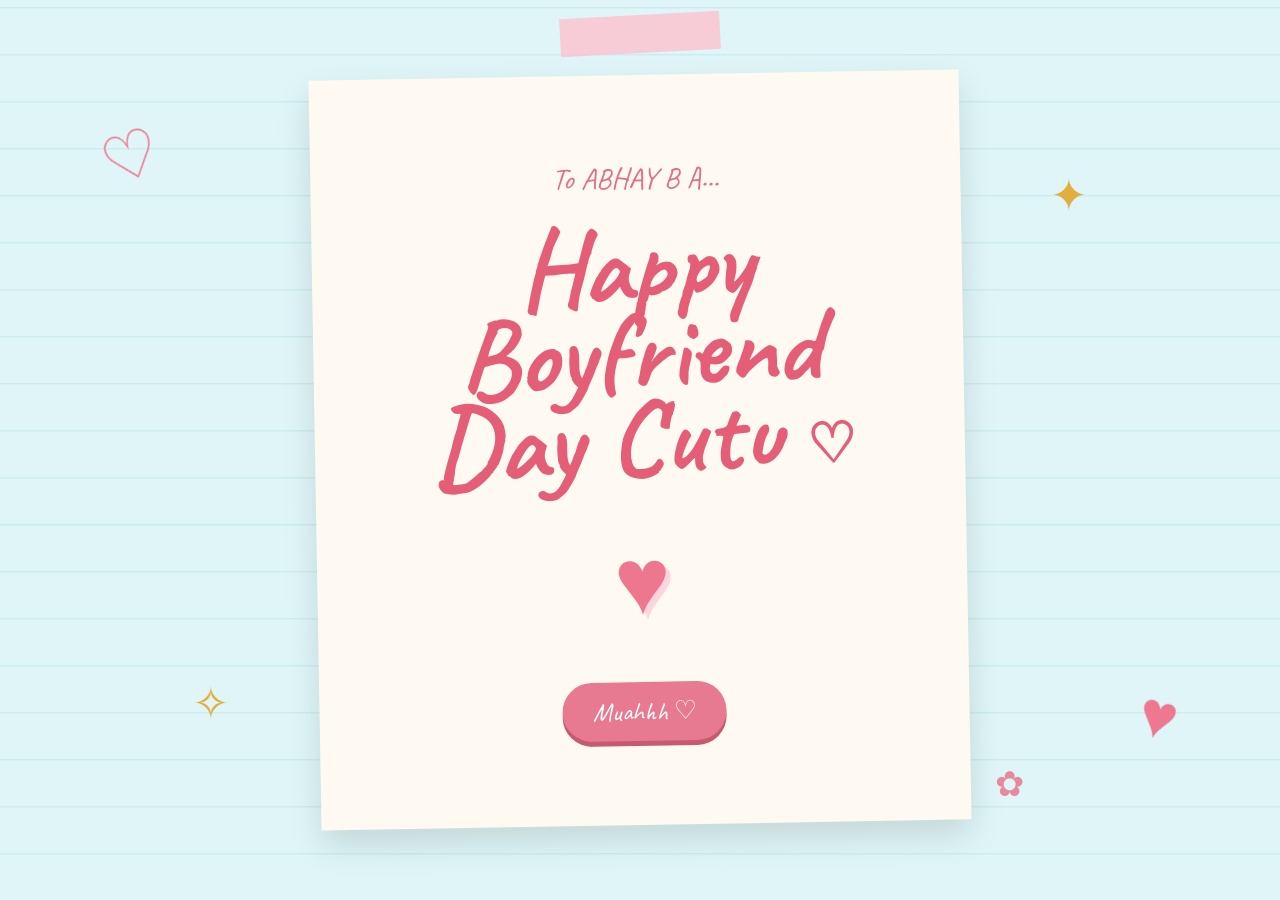
<file: index.html>
<!DOCTYPE html>
<html lang="en">

<head>

    <meta charset="UTF-8">

    <meta name="viewport" content="width=device-width, initial-scale=1.0">

    <title>Happy Boyfriend Day ❤️</title>

    <!-- Google Fonts -->
    <link rel="preconnect" href="https://fonts.googleapis.com">

    <link rel="preconnect" href="https://fonts.gstatic.com" crossorigin>

    <link
        href="https://fonts.googleapis.com/css2?family=Caveat:wght@400;500;600;700&family=Poppins:wght@400;500;600&display=swap"
        rel="stylesheet">

    <!-- CSS -->
    <link rel="stylesheet" href="style.css">

</head>


<body>


<!-- ================================================= -->
<!-- FLOATING SCRAPBOOK DECORATIONS -->
<!-- ================================================= -->

<div class="floating-decoration heart">
    ♡
</div>

<div class="floating-decoration heart heart-two">
    ♥
</div>

<div class="floating-decoration star">
    ✦
</div>

<div class="floating-decoration star star-two">
    ✧
</div>

<div class="floating-decoration flower">
    ✿
</div>



<!-- ================================================= -->
<!-- PAGE 1 — HAPPY BOYFRIEND DAY -->
<!-- ================================================= -->

<main class="opening-page">

    <div class="tape tape-top"></div>


    <div class="opening-card">


        <p class="little-heading">
            To ABHAY B A...
        </p>


        <h1>
            Happy<br>
            Boyfriend<br>
            Day Cutu
            <span>♡</span>
        </h1>


        <div class="big-heart">
            ♥
        </div>


        <button
            class="main-button"
            onclick="window.location.href='page2.html'">

            Muahhh ♡

        </button>


    </div>

</main>


</body>

</html>
</file>
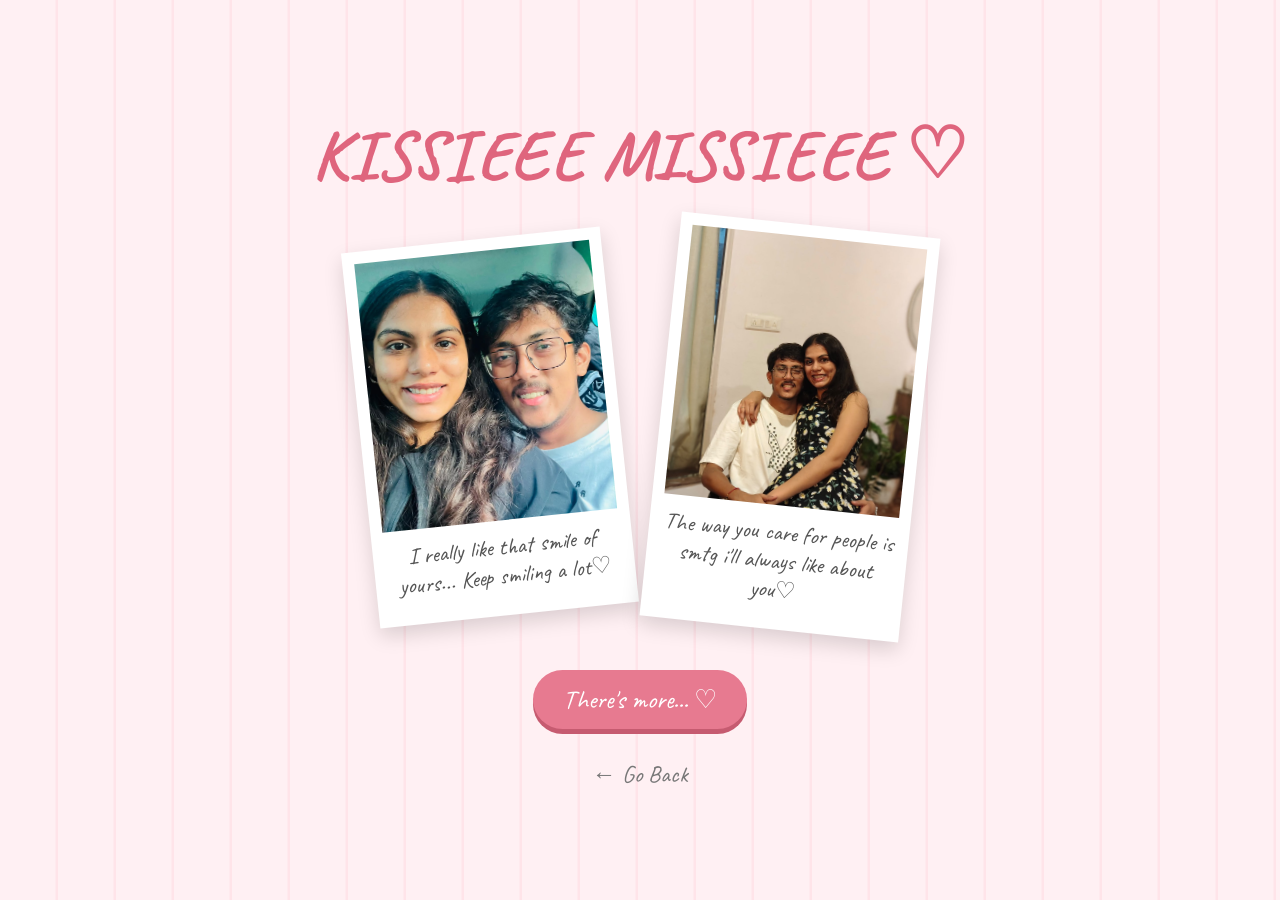
<file: page2.html>
<!DOCTYPE html>
<html lang="en">

<head>

    <meta charset="UTF-8">

    <meta name="viewport" content="width=device-width, initial-scale=1.0">

    <title>Just You & Me ❤️</title>

    <link rel="preconnect" href="https://fonts.googleapis.com">

    <link rel="preconnect" href="https://fonts.gstatic.com" crossorigin>

    <link
        href="https://fonts.googleapis.com/css2?family=Caveat:wght@400;500;600;700&family=Poppins:wght@400;500;600&display=swap"
        rel="stylesheet">

    <link rel="stylesheet" href="style.css">

</head>


<body>


<main class="page2">


    <!-- ================================================= -->
    <!-- TITLE -->
    <!-- ================================================= -->

    <div class="page2-title">

        <h1>
            KISSIEEE MISSIEEE ♡
        </h1>

    </div>



    <!-- ================================================= -->
    <!-- TWO PHOTOS -->
    <!-- ================================================= -->

    <div class="two-photo-container">


        <!-- PHOTO 1 -->

        <div class="polaroid photo-left">

            <img
                src="images/photo1.jpeg"
                alt="Our photo 1">

            <p>
                I really like that smile of yours... Keep smiling a lot♡
            </p>

        </div>



        <!-- PHOTO 2 -->

        <div class="polaroid photo-right">

            <img
                src="images/photo2.jpeg"
                alt="Our photo 2">

            <p>
                The way you care for people is smtg i'll always like about you♡
            </p>

        </div>


    </div>



    <!-- ================================================= -->
    <!-- NEXT BUTTON -->
    <!-- ================================================= -->

    <button
        class="main-button"
        onclick="window.location.href='page3.html'">

        There's more... ♡

    </button>



    <!-- ================================================= -->
    <!-- GO BACK BUTTON -->
    <!-- ================================================= -->

    <button
        class="back-button"
        onclick="window.location.href='index.html'">

        ← Go Back

    </button>


</main>


</body>

</html>
</file>
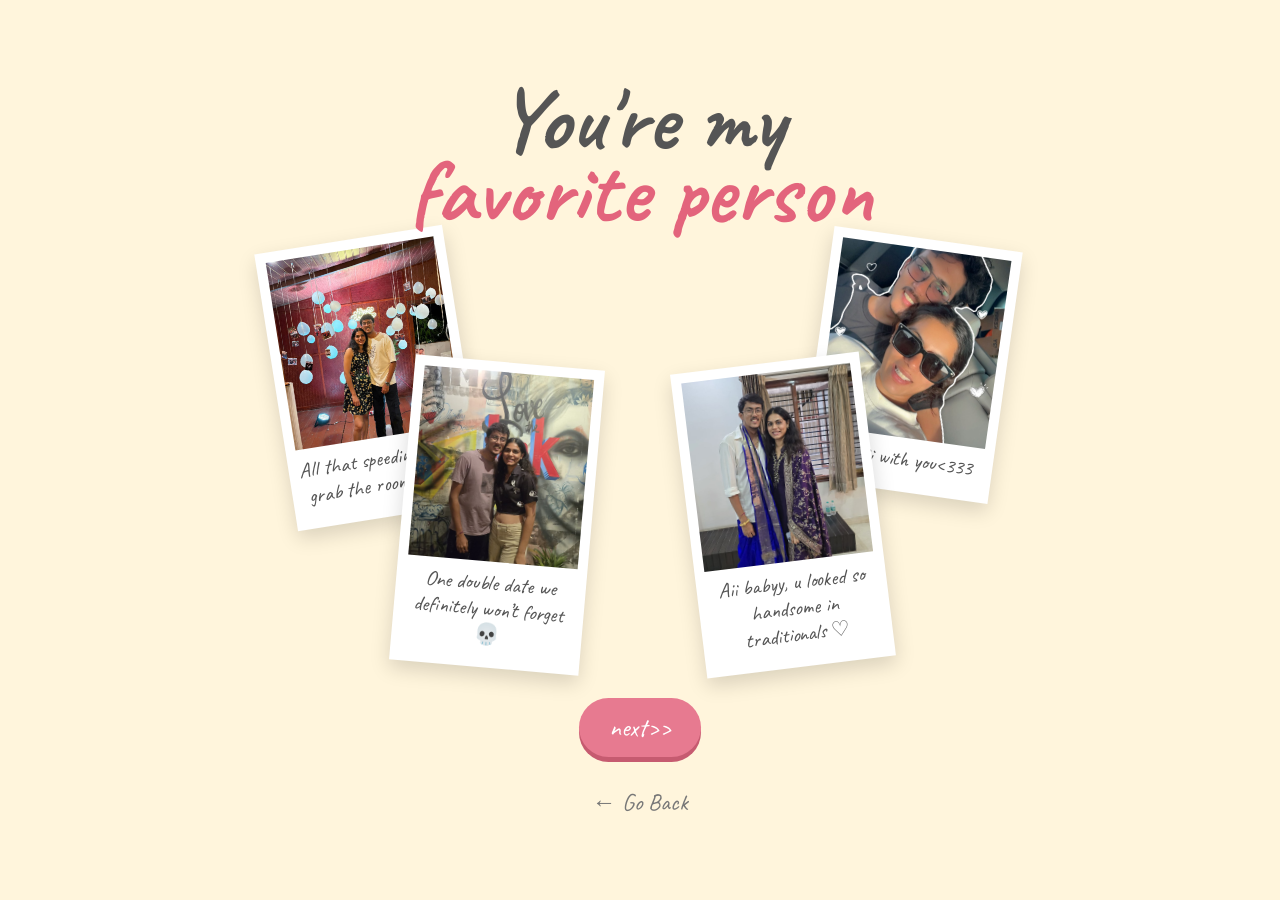
<file: page3.html>
<!DOCTYPE html>
<html lang="en">

<head>

    <meta charset="UTF-8">

    <meta name="viewport" content="width=device-width, initial-scale=1.0">

    <title>My Favorite Person ❤️</title>

    <link rel="preconnect" href="https://fonts.googleapis.com">

    <link rel="preconnect" href="https://fonts.gstatic.com" crossorigin>

    <link
        href="https://fonts.googleapis.com/css2?family=Caveat:wght@400;500;600;700&family=Poppins:wght@400;500;600&display=swap"
        rel="stylesheet">

    <link rel="stylesheet" href="style.css">

</head>


<body>


<main class="page3">


    <!-- ================================================= -->
    <!-- HEADING -->
    <!-- ================================================= -->

    <div class="favorite-heading">


        <h1>

            You're my<br>

            <span>
                favorite person
            </span>

        </h1>

    </div>



    <!-- ================================================= -->
    <!-- FOUR PHOTO COLLAGE -->
    <!-- ================================================= -->

    <div class="polaroid-collage">


        <!-- PHOTO 3 -->

        <div class="collage-photo photo-one">

            <img
                src="images/photo3.jpeg"
                alt="Photo 3">

            <p>
                All that speeding just to grab the room 😭🤌
            </p>

        </div>



        <!-- PHOTO 4 -->

        <div class="collage-photo photo-two">

            <img
                src="images/photo4.jpeg"
                alt="Photo 4">

            <p>
                Hampii with you<333
            </p>

        </div>



        <!-- PHOTO 5 -->

        <div class="collage-photo photo-three">

            <img
                src="images/photo5.jpeg"
                alt="Photo 5">

            <p>
                One double date we definitely won’t forget 💀
            </p>

        </div>



        <!-- PHOTO 6 -->

        <div class="collage-photo photo-four">

            <img
                src="images/photo6.jpeg"
                alt="Photo 6">

            <p>
                Aii babyy, u looked so handsome in traditionals ♡
            </p>

        </div>


    </div>



    <!-- ================================================= -->
    <!-- NEXT BUTTON -->
    <!-- ================================================= -->

    <button
        class="main-button"
        onclick="window.location.href='page4.html'">

        next>>

    </button>



    <!-- ================================================= -->
    <!-- GO BACK BUTTON -->
    <!-- ================================================= -->

    <button
        class="back-button"
        onclick="window.location.href='page2.html'">

        ← Go Back

    </button>


</main>


</body>

</html>
</file>
<file: style.css>
/* ================================================= */
/* BASIC RESET */
/* ================================================= */

* {
    margin: 0;
    padding: 0;
    box-sizing: border-box;
}

html,
body {
    width: 100%;
    height: 100%;
    margin: 0;
    padding: 0;
    overflow: hidden;
}

body {
    font-family: "Poppins", sans-serif;
    background: #fff5f7;
}


/* ================================================= */
/* PAGE 1 */
/* ================================================= */

.opening-page {
    width: 100%;
    height: 100vh;
    overflow: hidden;

    position: relative;

    display: flex;
    justify-content: center;
    align-items: center;

    background:
        repeating-linear-gradient(
            0deg,
            #dff5f7 0px,
            #dff5f7 45px,
            #cdecef 46px,
            #cdecef 47px
        );
}


/* ================================================= */
/* OPENING CARD */
/* ================================================= */

.opening-card {
    width: min(90%, 650px);
    height: 85vh;
    max-height: 750px;

    background: #fffaf1;

    position: relative;

    display: flex;
    flex-direction: column;
    justify-content: center;
    align-items: center;

    text-align: center;

    padding: 50px 30px;

    transform: rotate(-1deg);

    box-shadow:
        0 15px 35px rgba(0, 0, 0, 0.12);
}


/* ================================================= */
/* TAPE */
/* ================================================= */

.tape {
    position: absolute;

    width: 160px;
    height: 38px;

    background: rgba(255, 191, 204, 0.75);

    z-index: 5;
}

.tape-top {
    top: 15px;
    left: 50%;

    transform:
        translateX(-50%)
        rotate(-3deg);
}


/* ================================================= */
/* OPENING TEXT */
/* ================================================= */

.little-heading {
    font-family: "Caveat", cursive;

    color: #df7186;

    font-size: 30px;

    margin-bottom: 25px;
}


.opening-card h1 {
    font-family: "Caveat", cursive;

    font-size: clamp(65px, 10vw, 110px);

    line-height: 0.78;

    color: #e45e78;

    transform: rotate(-2deg);
}


.opening-card h1 span {
    font-size: 55px;
}


/* ================================================= */
/* BIG HEART */
/* ================================================= */

.big-heart {
    font-size: 95px;

    color: #ee7790;

    margin-top: 30px;

    animation: heartbeat 1.5s infinite;

    text-shadow:
        5px 5px 0 #ffd4dc;
}


@keyframes heartbeat {

    0% {
        transform: scale(1);
    }

    50% {
        transform: scale(1.12);
    }

    100% {
        transform: scale(1);
    }
}


/* ================================================= */
/* MAIN BUTTON */
/* ================================================= */

.main-button {
    border: none;

    background: #e77a90;

    color: white;

    padding: 13px 30px;

    border-radius: 40px;

    font-family: "Caveat", cursive;

    font-size: 26px;

    margin-top: 30px;

    cursor: pointer;

    box-shadow:
        0 5px 0 #c65b70;

    transition: 0.2s;
}


.main-button:hover {
    transform: translateY(-3px);

    box-shadow:
        0 8px 0 #c65b70;
}


/* ================================================= */
/* FLOATING DECORATIONS */
/* ================================================= */

.floating-decoration {
    position: fixed;

    z-index: 10;

    pointer-events: none;
}


.heart {
    top: 12%;
    left: 8%;

    font-size: 65px;

    color: #ee7890;

    transform: rotate(-20deg);
}


.heart-two {
    top: auto;
    left: auto;

    bottom: 15%;
    right: 8%;

    transform: rotate(15deg);
}


.star {
    top: 18%;
    right: 15%;

    font-size: 45px;

    color: #e4ae3e;
}


.star-two {
    top: auto;
    right: auto;

    bottom: 18%;
    left: 15%;
}


.flower {
    bottom: 10%;
    right: 20%;

    font-size: 35px;

    color: #e78a9d;
}


/* ================================================= */
/* PAGE 2 */
/* ================================================= */

.page2 {
    width: 100%;
    height: 100vh;

    overflow: hidden;

    position: relative;

    display: flex;

    flex-direction: column;

    justify-content: center;

    align-items: center;

    padding: 30px 20px;

    background:
        repeating-linear-gradient(
            90deg,
            #fff0f3 0px,
            #fff0f3 55px,
            #ffe4e9 56px,
            #ffe4e9 58px
        );
}


/* ================================================= */
/* PAGE 2 TITLE */
/* ================================================= */

.page2-title {
    text-align: center;

    margin-bottom: 25px;
}


.page2-title p {
    font-size: 13px;

    letter-spacing: 4px;

    color: #999;
}


.page2-title h1 {
    font-family: "Caveat", cursive;

    font-size: 70px;

    color: #df657d;
}


/* ================================================= */
/* TWO PHOTO CONTAINER */
/* ================================================= */

.page2 .two-photo-container {
    display: flex;

    justify-content: center;

    align-items: center;

    gap: 40px;

    margin-bottom: 10px;
}


/* ================================================= */
/* POLAROID */
/* ================================================= */

.polaroid {
    background: white;

    padding: 12px 12px 25px;

    width: 260px;

    box-shadow:
        0 8px 20px rgba(0, 0, 0, 0.15);

    text-align: center;
}


.polaroid img {
    width: 100%;

    height: 270px;

    object-fit: cover;

    display: block;
}


.polaroid p {
    font-family: "Caveat", cursive;

    font-size: 23px;

    margin-top: 12px;

    color: #555;
}


.photo-left {
    transform: rotate(-6deg);
}


.photo-right {
    transform: rotate(6deg);
}


/* ================================================= */
/* PAGE 3 */
/* ================================================= */

.page3 {
    width: 100%;
    height: 100vh;

    overflow: hidden;

    position: relative;

    display: flex;

    flex-direction: column;

    justify-content: center;

    align-items: center;

    padding: 20px;

    background: #fff5dc;
}


/* ================================================= */
/* PAGE 3 HEADING */
/* ================================================= */

.favorite-heading {
    text-align: center;

    z-index: 5;

    margin-bottom: 5px;
}


.favorite-heading p {
    font-family: "Caveat", cursive;

    font-size: 28px;

    color: #777;
}


.favorite-heading h1 {
    font-family: "Caveat", cursive;

    font-size: clamp(55px, 8vw, 90px);

    line-height: 0.8;

    color: #555;
}


.favorite-heading h1 span {
    color: #e3647c;
}


/* ================================================= */
/* FOUR PHOTO COLLAGE */
/* ================================================= */

.polaroid-collage {
    width: min(850px, 90%);

    height: 430px;

    position: relative;

    margin-top: 5px;
}


.collage-photo {
    position: absolute;

    width: 190px;

    background: white;

    padding: 10px 10px 20px;

    box-shadow:
        0 8px 20px rgba(0, 0, 0, 0.15);

    text-align: center;
}


.collage-photo img {
    width: 100%;

    height: 190px;

    object-fit: cover;

    display: block;
}


.collage-photo p {
    font-family: "Caveat", cursive;

    font-size: 21px;

    margin-top: 8px;

    color: #555;
}


.photo-one {
    top: 0;

    left: 7%;

    transform: rotate(-9deg);
}


.photo-two {
    top: 0;

    right: 7%;

    transform: rotate(8deg);
}


.photo-three {
    bottom: 0;

    left: 22%;

    transform: rotate(5deg);
}


.photo-four {
    bottom: 0;

    right: 22%;

    transform: rotate(-7deg);
}


/* ================================================= */
/* PAGE 4 — GIFTS */
/* ================================================= */

.page4 {
    width: 100%;
    height: 100vh;

    overflow: hidden;

    position: relative;

    display: flex;

    flex-direction: column;

    justify-content: center;

    align-items: center;

    padding: 30px 20px;

    background:
        repeating-linear-gradient(
            0deg,
            #e9f6f5 0px,
            #e9f6f5 50px,
            #dff0ee 51px,
            #dff0ee 52px
        );
}


/* ================================================= */
/* GIFT HEADING */
/* ================================================= */

.gift-heading {
    text-align: center;

    margin-bottom: 35px;
}


.gift-heading p {
    font-family: "Caveat", cursive;

    font-size: 28px;

    color: #777;
}


.gift-heading h1 {
    font-family: "Caveat", cursive;

    font-size: 70px;

    color: #e1667f;
}


.gift-heading span {
    color: #777;

    font-size: 14px;
}


/* ================================================= */
/* GIFT BOXES */
/* ================================================= */

.gift-container {
    display: grid;

    grid-template-columns:
        repeat(4, 1fr);

    gap: 25px;

    width: min(900px, 95%);
}


.gift-box {
    border: none;

    background: #fff;

    min-height: 190px;

    border-radius: 15px;

    box-shadow:
        0 8px 20px rgba(0, 0, 0, 0.12);

    cursor: pointer;

    display: flex;

    flex-direction: column;

    align-items: center;

    justify-content: center;

    gap: 10px;

    font-family: "Caveat", cursive;

    font-size: 25px;

    color: #555;

    transition: 0.3s;
}


.gift-box:hover {
    transform:
        translateY(-10px)
        rotate(-2deg);
}


.gift-emoji {
    font-size: 70px;
}


.gift-ribbon {
    font-size: 25px;
}


/* ================================================= */
/* GIFT POPUP */
/* ================================================= */

.gift-popup {
    position: fixed;

    inset: 0;

    background:
        rgba(50, 30, 40, 0.55);

    z-index: 100;

    display: none;

    justify-content: center;

    align-items: center;

    padding: 20px;
}


.gift-popup.active {
    display: flex;

    animation:
        popupBackground 0.3s ease;
}


@keyframes popupBackground {
    from {
        opacity: 0;
    }

    to {
        opacity: 1;
    }
}


/* ================================================= */
/* POPUP CONTENT */
/* ================================================= */

.popup-content {
    background: #fffaf2;

    width: min(700px, 95%);

    max-height: 90vh;

    overflow-y: auto;

    border-radius: 10px;

    padding: 60px 40px 40px;

    text-align: center;

    position: relative;

    box-shadow:
        0 20px 50px rgba(0, 0, 0, 0.2);

    animation:
        popupOpen 0.4s ease;
}


@keyframes popupOpen {
    from {
        transform:
            scale(0.7)
            rotate(-5deg);
    }

    to {
        transform:
            scale(1)
            rotate(0);
    }
}


/* ================================================= */
/* CLOSE BUTTON */
/* ================================================= */

.close-button {
    position: absolute;

    top: 15px;

    right: 20px;

    border: none;

    background: none;

    font-size: 40px;

    color: #777;

    cursor: pointer;
}


/* ================================================= */
/* GIFT CONTENT */
/* ================================================= */

.gift-content {
    display: none;
}


.gift-content.active {
    display: block;
}


.gift-content h2 {
    font-family: "Caveat", cursive;

    font-size: 65px;

    color: #e3647d;

    margin-bottom: 20px;
}


.popup-big-text {
    font-family: "Caveat", cursive;

    font-size: 32px;

    line-height: 1.2;

    color: #555;
}


.gift-content p {
    font-size: 17px;

    line-height: 1.7;

    color: #555;
}


/* ================================================= */
/* GIFT 1 */
/* ================================================= */

.popup-decoration {
    font-size: 70px;

    color: #ef7890;
}


.gift-photo {
    width: 230px;

    margin: 25px auto;

    background: white;

    padding: 10px 10px 20px;

    transform: rotate(3deg);

    box-shadow:
        0 7px 20px rgba(0, 0, 0, 0.15);
}


.gift-photo img {
    width: 100%;

    height: 250px;

    object-fit: cover;

    display: block;
}


.straws {
    display: flex;

    justify-content: center;

    gap: 25px;

    margin: 30px 0;
}


.straws span {
    font-size: 50px;

    color: #e77b91;
}


/* ================================================= */
/* GIFT 2 — MUSIC MEMORY */
/* ================================================= */

.music-memory-photo {
    width: 260px;
    height: 260px;

    margin: 20px auto;

    padding: 8px;

    background: white;

    box-shadow:
        0 8px 20px rgba(0, 0, 0, 0.12);

    transform: rotate(-2deg);
}


.music-memory-photo img {
    width: 100%;
    height: 100%;

    object-fit: cover;

    display: block;
}


/* ================================================= */
/* VINYL */
/* ================================================= */

.gift-content .vinyl {
    width: 110px;
    height: 110px;

    margin: 20px auto;

    border-radius: 50%;

    background:
        repeating-radial-gradient(
            circle,
            #222 0px,
            #222 3px,
            #333 4px,
            #222 6px
        );

    display: flex;

    align-items: center;

    justify-content: center;

    animation:
        spin 5s linear infinite;
}


.gift-content .vinyl-center {
    width: 35px;
    height: 35px;

    border-radius: 50%;

    background: #e1667f;

    display: flex;

    align-items: center;

    justify-content: center;

    color: white;

    font-size: 18px;
}


/* ================================================= */
/* MUSIC COVERS + QR */
/* ================================================= */

.music-covers {
    display: flex;

    justify-content: center;

    align-items: flex-start;

    gap: 18px;

    margin: 25px auto;

    flex-wrap: wrap;
}


.music-item {
    display: flex;

    flex-direction: column;

    align-items: center;

    width: 120px;
}


.music-cover {
    width: 85px;
    height: 85px;

    padding: 4px;

    background: white;

    box-shadow:
        0 5px 12px rgba(0, 0, 0, 0.12);
}


.music-cover img {
    width: 100%;
    height: 100%;

    object-fit: cover;

    display: block;
}


/* Slight scrapbook effect */

.music-item:nth-child(1) .music-cover {
    transform: rotate(-6deg);
}


.music-item:nth-child(2) .music-cover {
    transform: translateY(-8px);
}


.music-item:nth-child(3) .music-cover {
    transform: rotate(6deg);
}


/* ================================================= */
/* QR CODE */
/* ================================================= */

.qr-code {
    margin: 15px auto 5px;

    padding: 6px;

    background: white;

    border: 1px solid #eee;

    width: fit-content;
}


.qr-code img {
    display: block;
}


/* ================================================= */
/* SCAN TEXT */
/* ================================================= */

.scan-text {
    font-family: "Caveat", cursive !important;

    font-size: 18px !important;

    color: #e1667f !important;

    margin: 5px 0 15px !important;
}


/* ================================================= */
/* MUSIC ENDING */
/* ================================================= */

.music-ending {
    font-family: "Caveat", cursive !important;

    font-size: 28px !important;

    color: #e1667f !important;

    margin: 30px auto;

    max-width: 450px;
}


/* ================================================= */
/* VINYL ANIMATION */
/* ================================================= */

@keyframes spin {
    from {
        transform: rotate(0);
    }

    to {
        transform: rotate(360deg);
    }
}


/* ================================================= */
/* GIFT 3 */
/* ================================================= */

.pretty-boy-decoration {
    font-size: 35px;

    color: #e36a82;

    margin-bottom: 10px;
}


.pretty-boy-photo {
    width: 250px;

    margin: 25px auto;

    background: white;

    padding: 10px 10px 20px;

    transform: rotate(-3deg);

    box-shadow:
        0 7px 20px rgba(0, 0, 0, 0.15);
}


.pretty-boy-photo img {
    width: 100%;

    height: 280px;

    object-fit: cover;
}


/* ================================================= */
/* GIFT 4 — DINNER DATE */
/* ================================================= */

.date-decoration {
    font-size: 50px;

    margin-bottom: 20px;
}


.date-buttons {
    display: flex;

    justify-content: center;

    gap: 25px;

    margin-top: 30px;
}


.yes-button,
.no-button {
    border: none;

    padding: 12px 30px;

    border-radius: 30px;

    font-family: "Caveat", cursive;

    font-size: 25px;

    cursor: pointer;
}


.yes-button {
    background: #e7768c;

    color: white;
}


.no-button {
    background: #ddd;

    color: #555;
}


.date-response {
    margin-top: 30px;

    font-family: "Caveat", cursive;

    font-size: 32px !important;

    color: #e2637d !important;
}


/* ================================================= */
/* SMALL BUTTON */
/* ================================================= */

.small-button {
    border: none;

    background: #e77a90;

    color: white;

    padding: 10px 25px;

    border-radius: 30px;

    font-family: "Caveat", cursive;

    font-size: 23px;

    cursor: pointer;

    margin-top: 25px;
}


/* ================================================= */
/* GO BACK BUTTON */
/* ================================================= */

.back-button {
    border: none;

    background: transparent;

    color: #777;

    font-family: "Caveat", cursive;

    font-size: 24px;

    margin-top: 30px;

    cursor: pointer;

    transition: 0.2s;
}


.back-button:hover {
    color: #e1667f;

    transform: translateX(-5px);
}


/* ================================================= */
/* MOBILE */
/* ================================================= */

@media (max-width: 700px) {

    /* PAGE 1 */

    .opening-card {
        width: 90%;

        height: 90vh;

        padding: 40px 20px;
    }


    .opening-card h1 {
        font-size: 65px;
    }


    .big-heart {
        font-size: 70px;

        margin-top: 20px;
    }


    .little-heading {
        font-size: 25px;
    }


    .main-button {
        font-size: 23px;

        padding: 11px 25px;
    }


    .heart {
        left: 3%;

        font-size: 45px;
    }


    .heart-two {
        right: 3%;

        font-size: 45px;
    }


    .star {
        right: 5%;

        font-size: 35px;
    }


    .flower {
        right: 8%;

        font-size: 30px;
    }


    /* PAGE 2 */

    .page2 {
        padding: 20px 10px;
    }


    .page2-title {
        margin-bottom: 15px;
    }


    .page2-title h1 {
        font-size: 52px;
    }


    .page2 .two-photo-container {
        gap: 15px;
    }


    .page2 .polaroid {
        width: 165px;

        padding: 8px 8px 15px;
    }


    .page2 .polaroid img {
        height: 165px;
    }


    .page2 .polaroid p {
        font-size: 18px;
    }


    /* PAGE 3 */

    .page3 {
        padding: 15px;
    }


    .favorite-heading h1 {
        font-size: 55px;
    }


    .favorite-heading p {
        font-size: 22px;
    }


    .polaroid-collage {
        width: 100%;

        height: 400px;
    }


    .collage-photo {
        width: 140px;

        padding: 7px 7px 15px;
    }


    .collage-photo img {
        height: 140px;
    }


    .collage-photo p {
        font-size: 17px;
    }


    .photo-one {
        left: 3%;
    }


    .photo-two {
        right: 3%;
    }


    .photo-three {
        left: 10%;
    }


    .photo-four {
        right: 10%;
    }


    /* PAGE 4 */

    .gift-heading {
        margin-bottom: 20px;
    }


    .gift-heading h1 {
        font-size: 52px;
    }


    .gift-container {
        grid-template-columns:
            repeat(2, 1fr);

        gap: 15px;
    }


    .gift-box {
        min-height: 145px;

        font-size: 21px;
    }


    .gift-emoji {
        font-size: 50px;
    }


    /* POPUP */

    .popup-content {
        width: 95%;

        max-height: 90vh;

        padding:
            50px 20px 25px;
    }


    .gift-content h2 {
        font-size: 48px;
    }


    .popup-big-text {
        font-size: 27px;
    }


    .gift-photo {
        width: 190px;
    }


    .gift-photo img {
        height: 210px;
    }


    /* MUSIC */

    .music-memory-photo {
        width: 210px;
        height: 210px;
    }


    .music-covers {
        gap: 5px;
    }


    .music-item {
        width: 95px;
    }


    .music-cover {
        width: 70px;
        height: 70px;
    }


    .qr-code {
        padding: 4px;

        transform: scale(0.85);
    }


    .scan-text {
        font-size: 16px !important;
    }


    .music-ending {
        font-size: 24px !important;
    }


    .back-button {
        font-size: 21px;

        margin-top: 20px;
    }
}
</file>
